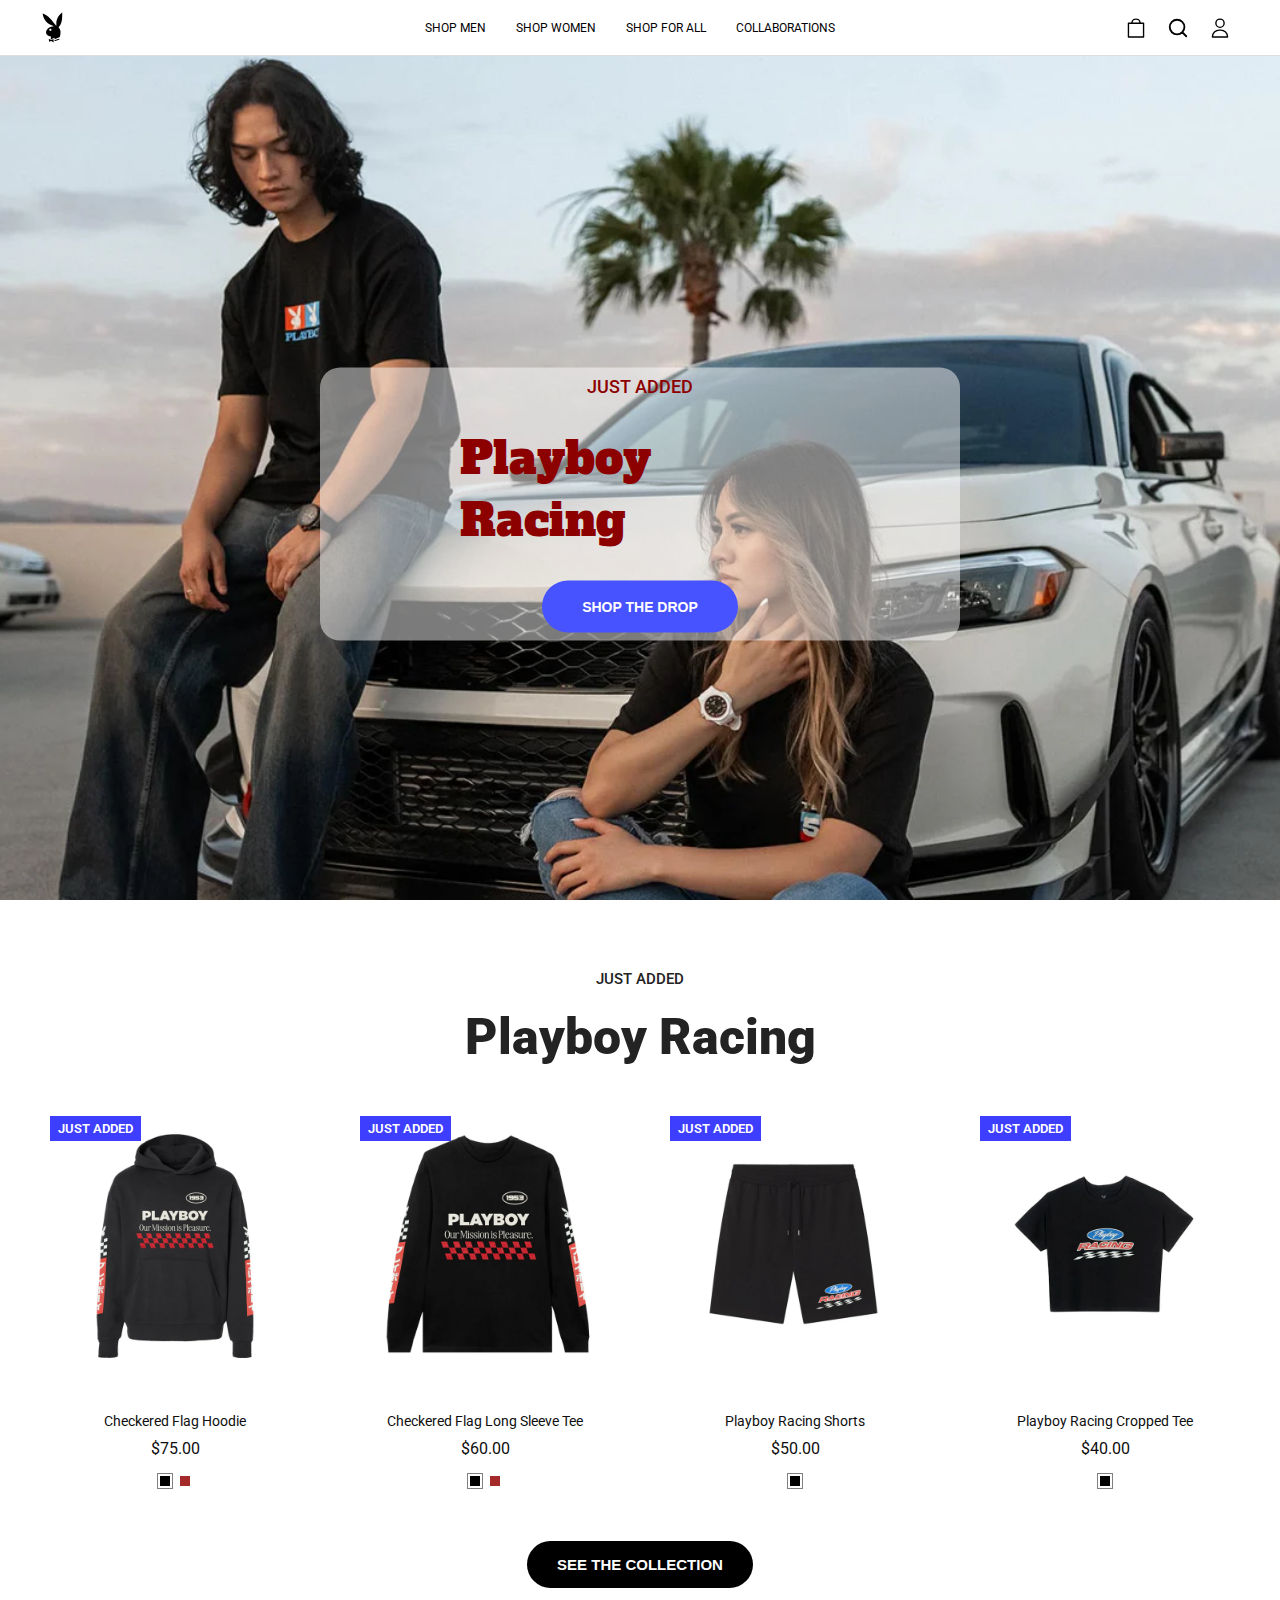
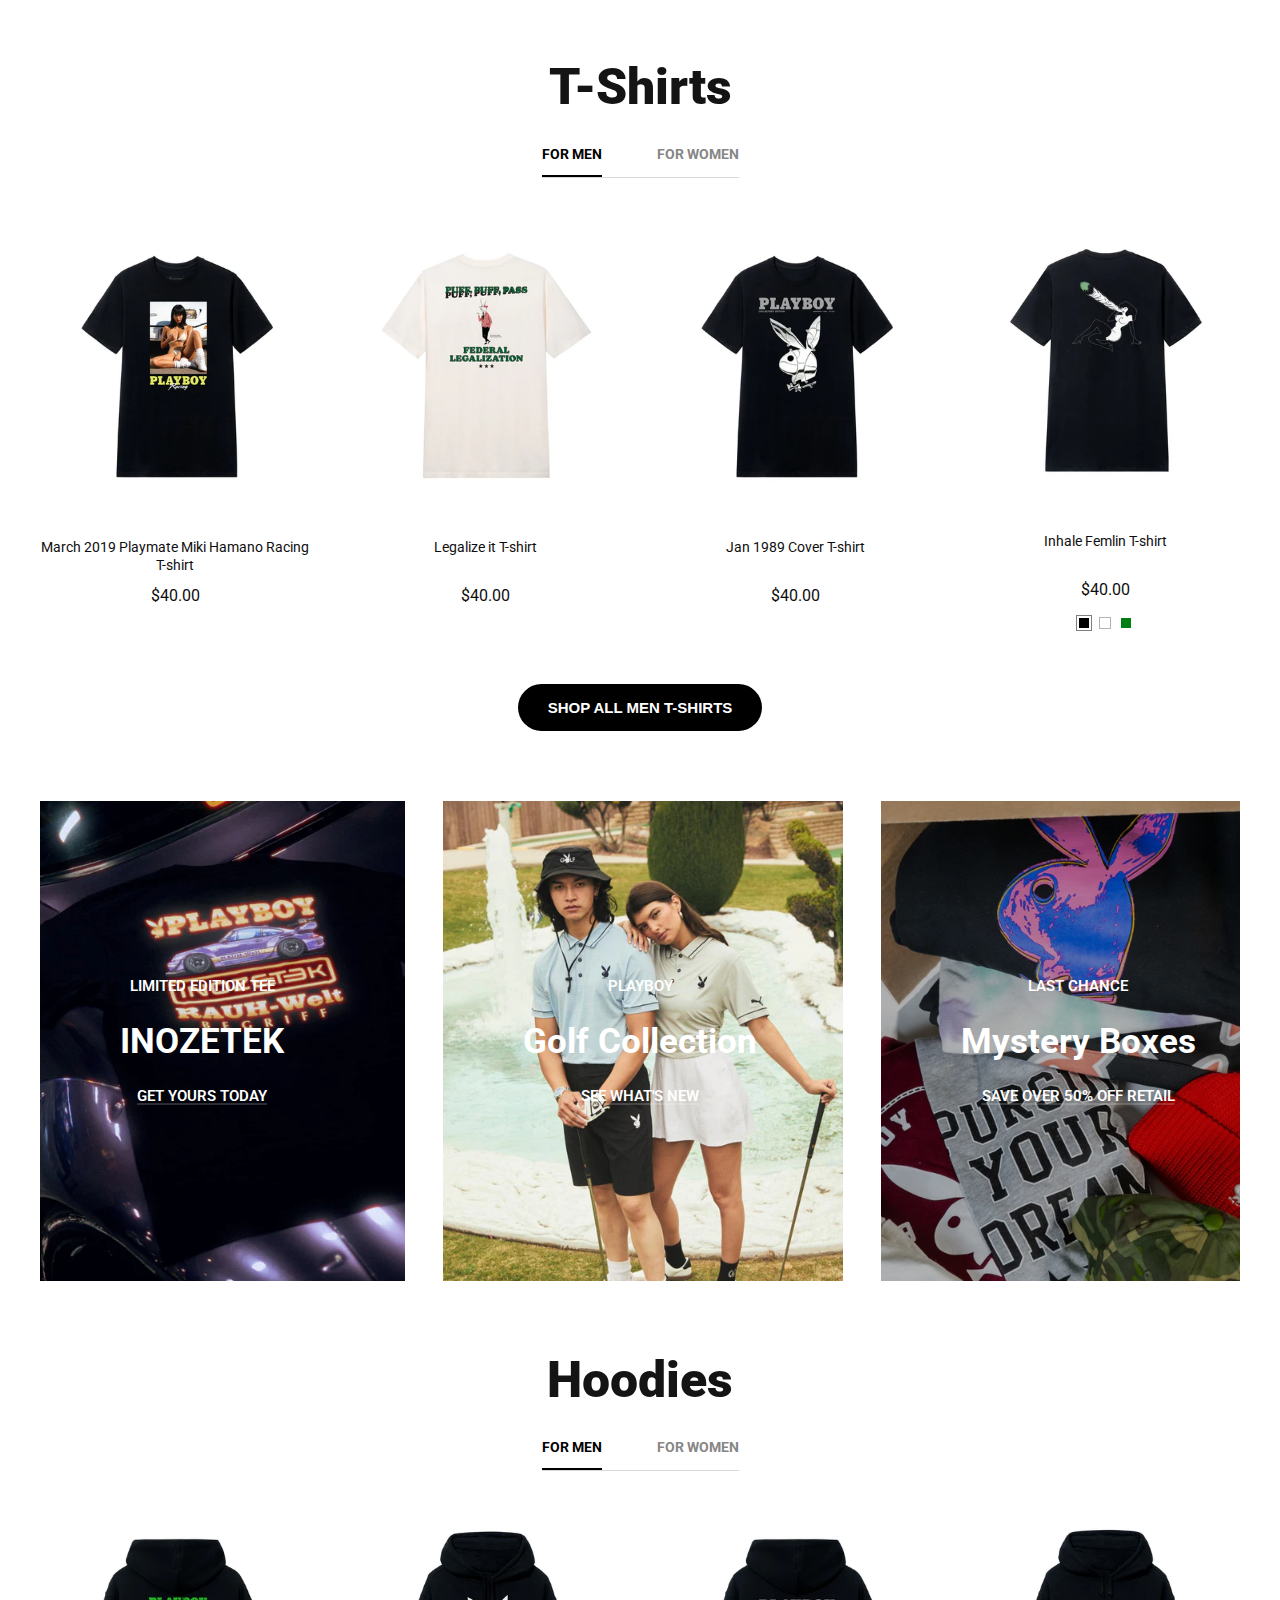
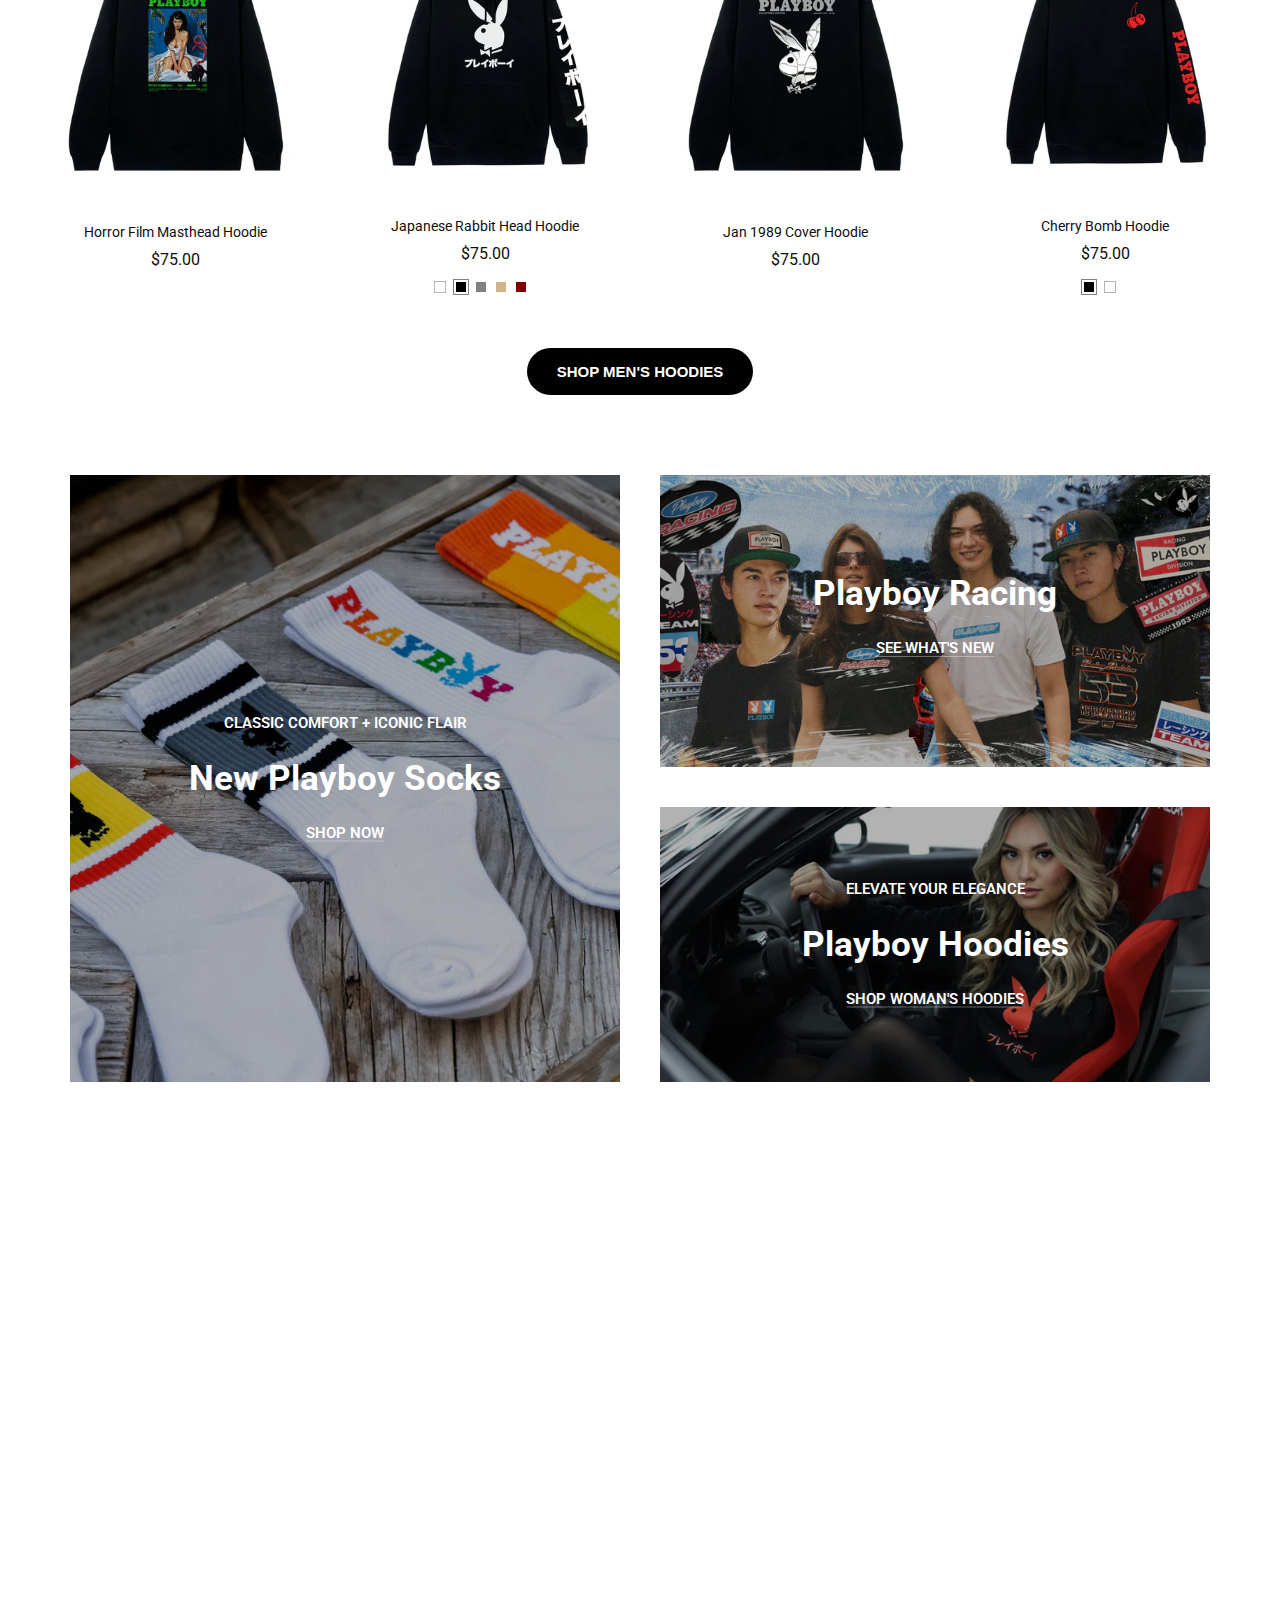
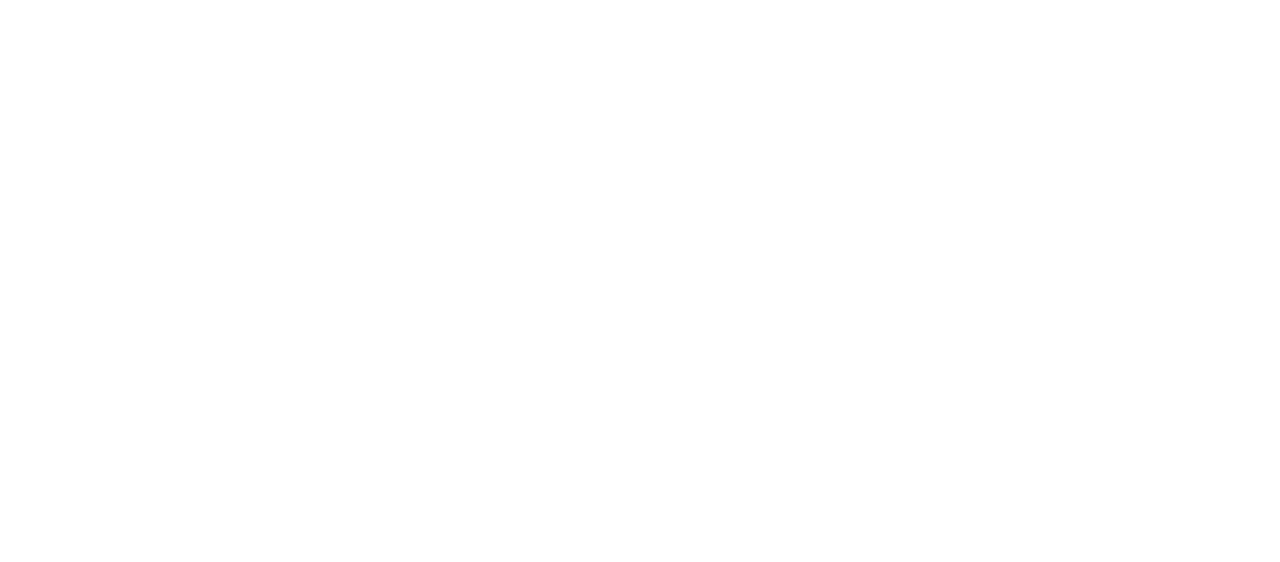
<file: index.html>
<html lang="en">
<head>
  <meta charset="UTF-8">
  <meta name="viewport" content="width=device-width, initial-scale=1.0">
  <title>PlayBoy Shop</title>
  <link rel="preconnect" href="https://fonts.googleapis.com">
  <link rel="preconnect" href="https://fonts.gstatic.com" crossorigin>
  <link href="https://fonts.googleapis.com/css2?family=Roboto:wght@300;400;500;700;900&display=swap" rel="stylesheet">
  <link rel="preconnect" href="https://fonts.googleapis.com">
  <link rel="preconnect" href="https://fonts.gstatic.com" crossorigin>
  <link href="https://fonts.googleapis.com/css2?family=Alfa+Slab+One&display=swap" rel="stylesheet">
  <link rel="stylesheet" href="stylesheets/header.css">
  <link rel="stylesheet" href="stylesheets/general.css">
  <link rel="stylesheet" href="stylesheets/main.css">
</head>
<body>
  
<header class="header">
  <div class="header-logo-container">
    <img class="header-main-logo" src="header-icons/brand-playboy-svgrepo-com.svg" alt="">
    </div>
  <div class="header-menu-container">
    <div class="menu-item">SHOP MEN</div>
    <div class="menu-item">SHOP WOMEN</div>
    <div class="menu-item">SHOP FOR ALL</div>
    <div class="menu-item">COLLABORATIONS</div>
  </div>
  <div class="header-left-icons">
    <img class="header-left-icon" src="header-icons/bag-svgrepo-com.svg" alt="">
    <img class="header-left-icon" src="header-icons/search-alt-svgrepo-com.svg" alt="">
    <img class="header-left-icon" src="header-icons/profile-about-mobile-ui-svgrepo-com.svg" alt="">
  </div>
</header>

<main class="hero-section">
  <img class="hero-section-img" src="hero-section-picture/2160x1080-Playboy_Racing.webp" alt="">

  <div class="overlay">
    <div class="just-added">JUST ADDED</div>
    <div class="playboy-racing">Playboy Racing</div>
    <button class="shop-the-drop">SHOP THE DROP</button>
  </div>
</main>


<section class="shop-section">
  <div class="headlines">
    <div class="just-added2">JUST ADDED</div>
    <div class="playboy-racing2">Playboy Racing</div>
  </div>

<div class="shop-items-container">
  <div class="shop-items">
    <div class="item">
      <div class="item-pic-container">
      <img class="item-pic" src="first-section-items-pics/Checkered-flag---hoodie-Black.webp" alt="">
      <img class="item-pic-hover" src="first-section-items-pics/Checkered-flag---hoodie-Brown.webp" alt="">
      <div class="just-added3">JUST ADDED</div>
      <button class="quick-view">Quick View</button>
      </div>
      <div class="item-title item-title-exeption">Checkered Flag Hoodie</div>
      <div class="item-price">$75.00</div>
      <div class="colors-choice">
        <div class="black-color color"></div>
        <div class="brown-color color"></div>
      </div>
    </div>

    <div class="item">
      <div class="item-pic-container">
      <img class="item-pic" src="first-section-items-pics/Checkered-flag---LS-Black.webp" alt="">
      <img class="item-pic-hover" src="first-section-items-pics/Checkered-flag---LS-Brown.webp" alt="">
      <div class="just-added3">JUST ADDED</div>
      <button class="quick-view">Quick View</button>
      </div>
      <div class="item-title item-title-exeption">Checkered Flag Long Sleeve Tee</div>
      <div class="item-price">$60.00</div>
      <div class="colors-choice">
        <div class="black-color color"></div>
        <div class="brown-color color"></div>
      </div>
    </div>

    <div class="item">
      <div class="item-pic-container">
      <img class="item-pic item-pic1" src="first-section-items-pics/PB-Racing---Shorts.webp" alt="">
      <div class="just-added3">JUST ADDED</div>
      <button class="quick-view">Quick View</button>
      </div>
      <div class="item-title item-title-exeption">Playboy Racing Shorts</div>
      <div class="item-price">$50.00</div>
      <div class="colors-choice">
        <div class="black-color color-exception"></div>
      </div>
    </div>

    <div class="item">
      <div class="item-pic-container">
      <img class="item-pic" src="first-section-items-pics/PB-Racing---Cropped-Tee.webp" alt="">
      <img class="item-pic-hover" src="first-section-items-pics/Playboy_Racing-1500x1500-_0033_DSC00816.webp" alt="">
      <div class="just-added3">JUST ADDED</div>
      <button class="quick-view">Quick View</button>
      </div>
      <div class="item-title item-title-exeption">Playboy Racing Cropped Tee</div>
      <div class="item-price">$40.00</div>
      <div class="colors-choice">
        <div class="black-color color color-exception"></div>
      </div>
    </div>
  </div>
  <button class="collection-button">SEE THE COLLECTION</button>

  <img class="right-arrow" src="hero-section-picture/right-arrow-svgrepo-com.svg" alt="">
</div>

</section>


<section class="shop-section2">

<div class="t-Shirts">T-Shirts</div>

<div class="gender-wrapper">
 <div class="gender">
   <div class="gender-type men">FOR MEN</div>
   <div class="gender-type women">FOR WOMEN</div>
 </div>
</div>


<div class="shop-items-container">
  <div class="shop-items">
    <div class="item">
      <div class="item-pic-container">
      <img class="item-pic" src="second-collection-pics/first-tshirt black.webp" alt="">
      <img class="item-pic-hover" src="second-collection-pics/first-tshirt-hover.webp" alt="">
      
      <button class="quick-view">Quick View</button>
      </div>
      <div class="item-title">March 2019 Playmate Miki Hamano Racing T-shirt</div>
      <div class="item-price">$40.00</div>
      <div class="colors-choice">
        
      </div>
    </div>

    <div class="item">
      <div class="item-pic-container">
      <img class="item-pic" src="second-collection-pics/second-tshirt.webp" alt="">
      <img class="item-pic-hover" src="second-collection-pics/second-tshirt-hover.webp" alt="">
      
      <button class="quick-view">Quick View</button>
      </div>
      <div class="item-title">Legalize it T-shirt</div>
      <div class="item-price">$40.00</div>
      <div class="colors-choice">
        
      </div>
    </div>

    <div class="item">
      <div class="item-pic-container">
      <img class="item-pic item-pic1" src="second-collection-pics/third-tshirt.webp" alt="">
      
      <button class="quick-view">Quick View</button>
      </div>
      <div class="item-title">Jan 1989 Cover T-shirt</div>
      <div class="item-price">$40.00</div>
      <div class="colors-choice">
        
      </div>
    </div>

    <div class="item">
      <div class="item-pic-container">
      <img class="item-pic" src="second-collection-pics/4tshirt.webp" alt="">
      <img class="item-pic-hover" src="second-collection-pics/4tshirt-hover.webp" alt="">
      
      <button class="quick-view">Quick View</button>
      </div>
      <div class="item-title">Inhale Femlin T-shirt</div>
      <div class="item-price">$40.00</div>
      <div class="colors-choice">
        <div class="black-color"></div>
        <div class="white-color"></div>
        <div class="green-color"></div>
      </div>
    </div>
  </div>
  <button class="collection-button">SHOP ALL MEN T-SHIRTS</button>

  <img class="right-arrow" src="hero-section-picture/right-arrow-svgrepo-com.svg" alt="">
</div>
</section>


<section class="pic-grid">
  <div class="grid">
    <div class="image-container">
    <img class="image" src="grid_pics1/1000x1200-playboy-x-inozetek-shirt.webp" alt="">
    <div class="over-image">
      <div class="first-line">LIMITED EDITION TEE</div>
      <div class="second-line">INOZETEK</div>
      <div class="third-line link-style">GET YOURS TODAY</div>
    </div>
    </div>
    <div class="image-container">
    <img class="image" src="grid_pics1/1000x1200-golf.webp">
    <div class="over-image">
      <div class="first-line">PLAYBOY</div>
      <div class="second-line">Golf Collection</div>
      <div class="third-line">SEE WHAT'S NEW</div>
    </div>
    </div>
    <div class="image-container">
    <img class="image image3" src="grid_pics1/1000x1200-mystery-box-spill.webp" alt="">
    <div class="over-image">
      <div class="first-line">LAST CHANCE</div>
      <div class="second-line">Mystery Boxes</div>
      <div class="third-line">SAVE OVER 50% OFF RETAIL</div>
    </div>
    </div>
  </div>
</section>

<section class="shop-section2">

  <div class="t-Shirts">Hoodies</div>
  
  <div class="gender-wrapper">
   <div class="gender">
     <div class="gender-type men">FOR MEN</div>
     <div class="gender-type women">FOR WOMEN</div>
   </div>
  </div>
  
  
  <div class="shop-items-container">
    <div class="shop-items">
      <div class="item">
        <div class="item-pic-container">
        <img class="item-pic" src="third-section-hoodies/PlayboyOllyJeavonsHoodieBack_bb30fb4b-600b-4bb0-9c52-a793ed9332bc.webp" alt="">
        <img class="item-pic-hover" src="third-section-hoodies/first-pic-hover.webp" alt="">
        
        <button class="quick-view">Quick View</button>
        </div>
        <div class="item-title item-title-exeption">Horror Film Masthead Hoodie</div>
        <div class="item-price">$75.00</div>
        <div class="colors-choice">
          
        </div>
      </div>
  
      <div class="item">
        <div class="item-pic-container">
        <img class="item-pic" src="third-section-hoodies/second-image.webp" alt="">
        <img class="item-pic-hover" src="third-section-hoodies/second-pic-hover.webp" alt="">
        
        <button class="quick-view">Quick View</button>
        </div>
        <div class="item-title item-title-exeption">Japanese Rabbit Head Hoodie</div>
        <div class="item-price">$75.00</div>
        <div class="colors-choice">
          <div class="white-color"></div>
          <div class="black-color"></div>
          <div class="gray-color"></div>
          <div class="wtf-color"></div>
          <div class="red-color"></div>
        </div>
      </div>
  
      <div class="item">
        <div class="item-pic-container">
        <img class="item-pic" src="third-section-hoodies/third-pic.webp" alt="">
        <img class="item-pic-hover" src="third-section-hoodies/third-pic-hover.webp" alt="">
        
        <button class="quick-view">Quick View</button>
        </div>
        <div class="item-title item-title-exeption">Jan 1989 Cover Hoodie</div>
        <div class="item-price">$75.00</div>
        <div class="colors-choice">
          
        </div>
      </div>
  
      <div class="item">
        <div class="item-pic-container">
        <img class="item-pic" src="third-section-hoodies/fourth-pic.webp" alt="">
        <img class="item-pic-hover" src="third-section-hoodies/fourth-hover.webp" alt="">
        
        <button class="quick-view">Quick View</button>
        </div>
        <div class="item-title item-title-exeption">Cherry Bomb Hoodie</div>
        <div class="item-price">$75.00</div>
        <div class="colors-choice">
          <div class="black-color"></div>
          <div class="white-color"></div>
        </div>
      </div>
    </div>
    <button class="collection-button">SHOP MEN'S HOODIES</button>
  
    <img class="right-arrow" src="hero-section-picture/right-arrow-svgrepo-com.svg" alt="">
  </div>
  </section>

  <section class="grid-container">
    <div class="grid-wrapper1">
      <img class="grid-pics2-image" src="grid-pics2/1080x1080-socks.webp" alt="">
      <div class="over-image">
        <div class="first-line">CLASSIC COMFORT + ICONIC FLAIR</div>
        <div class="second-line">New Playboy Socks</div>
        <div class="third-line">SHOP NOW</div>
      </div>
    </div>
    <div class="grid-wrapper2">
      <div class="grid-image">
        <img class="grid-pics2-image" src="grid-pics2/1320x700-racing.webp" alt="">
        <div class="over-image">
          <div class="second-line">Playboy Racing</div>
          <div class="third-line">SEE WHAT'S NEW</div>
        </div>
      </div>
      <div class="grid-image">
        <img class="grid-pics2-image" src="grid-pics2/banner-womens-hoodies.webp" alt="">
        <div class="over-image">
          <div class="first-line">ELEVATE YOUR ELEGANCE</div>
          <div class="second-line">Playboy Hoodies</div>
          <div class="third-line">SHOP WOMAN'S HOODIES</div>
        </div>
      </div>
    </div>
  </section>


</body>
</html>
</file>
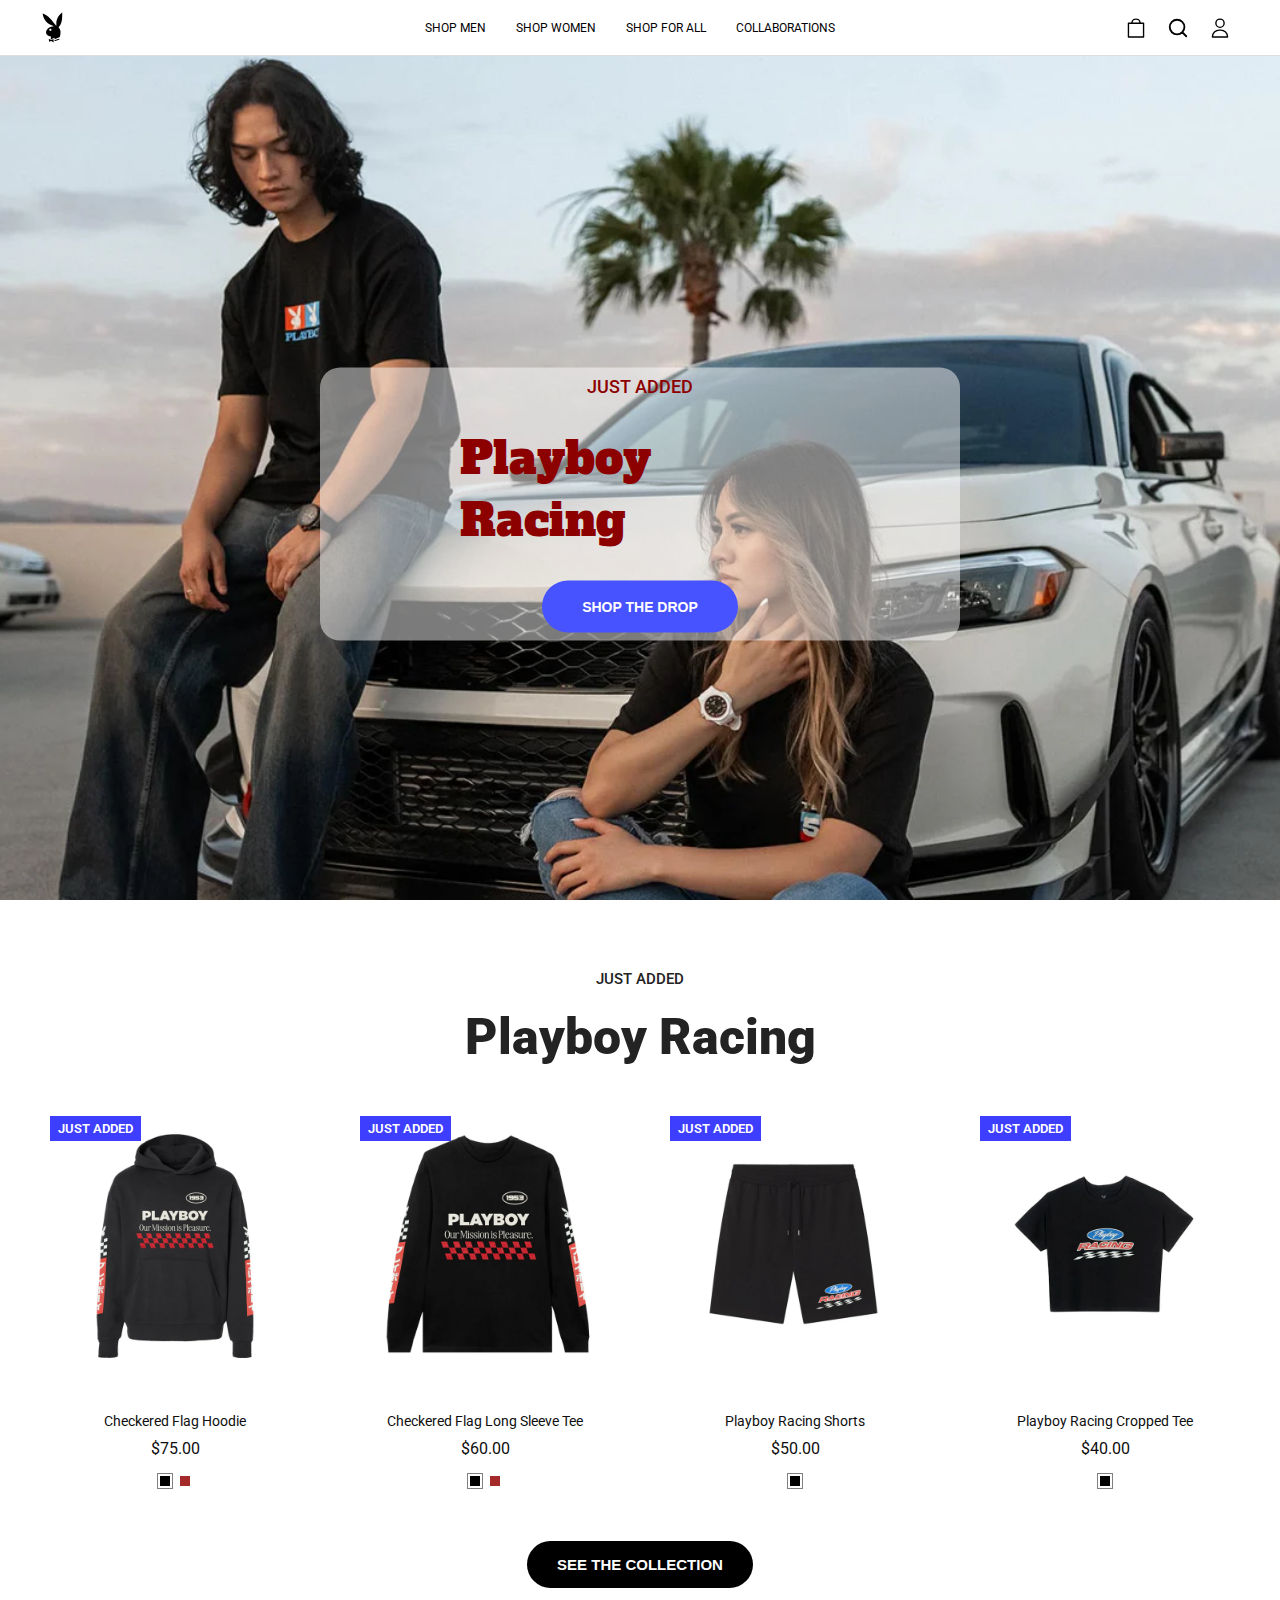
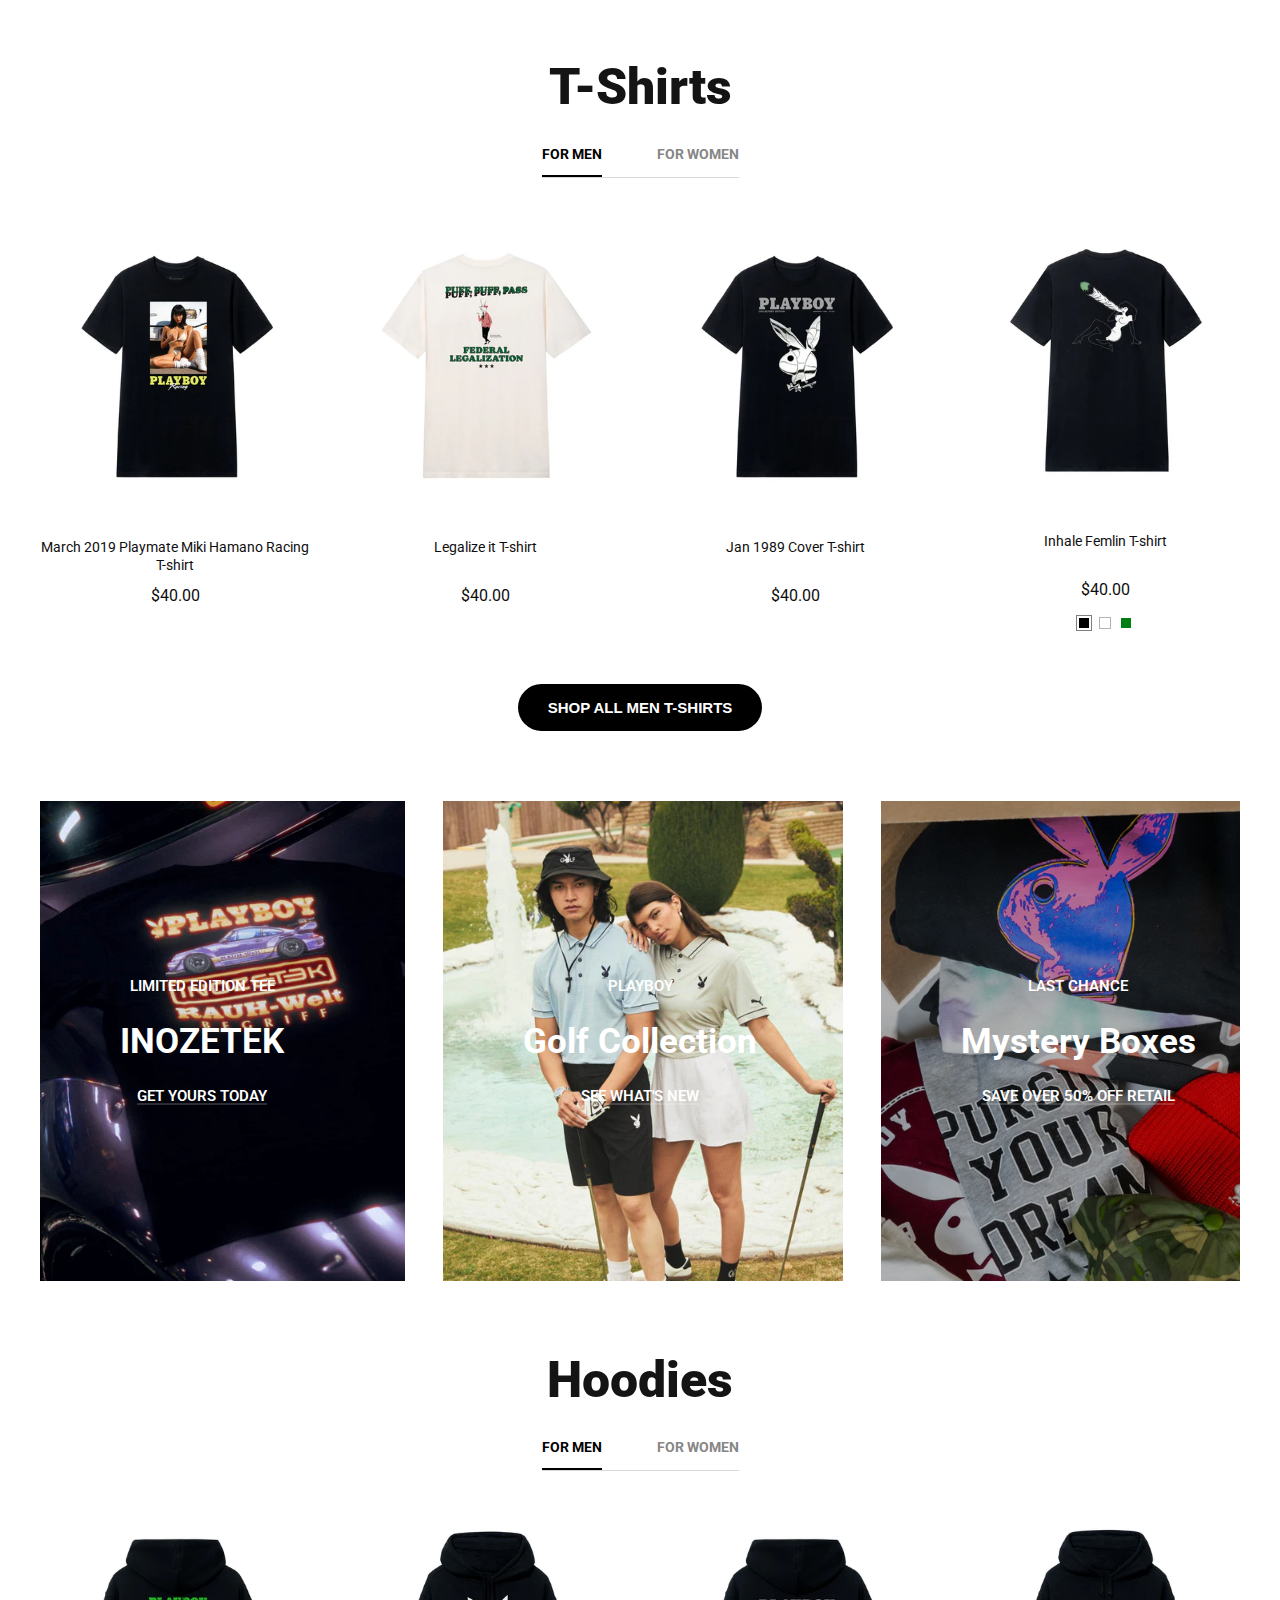
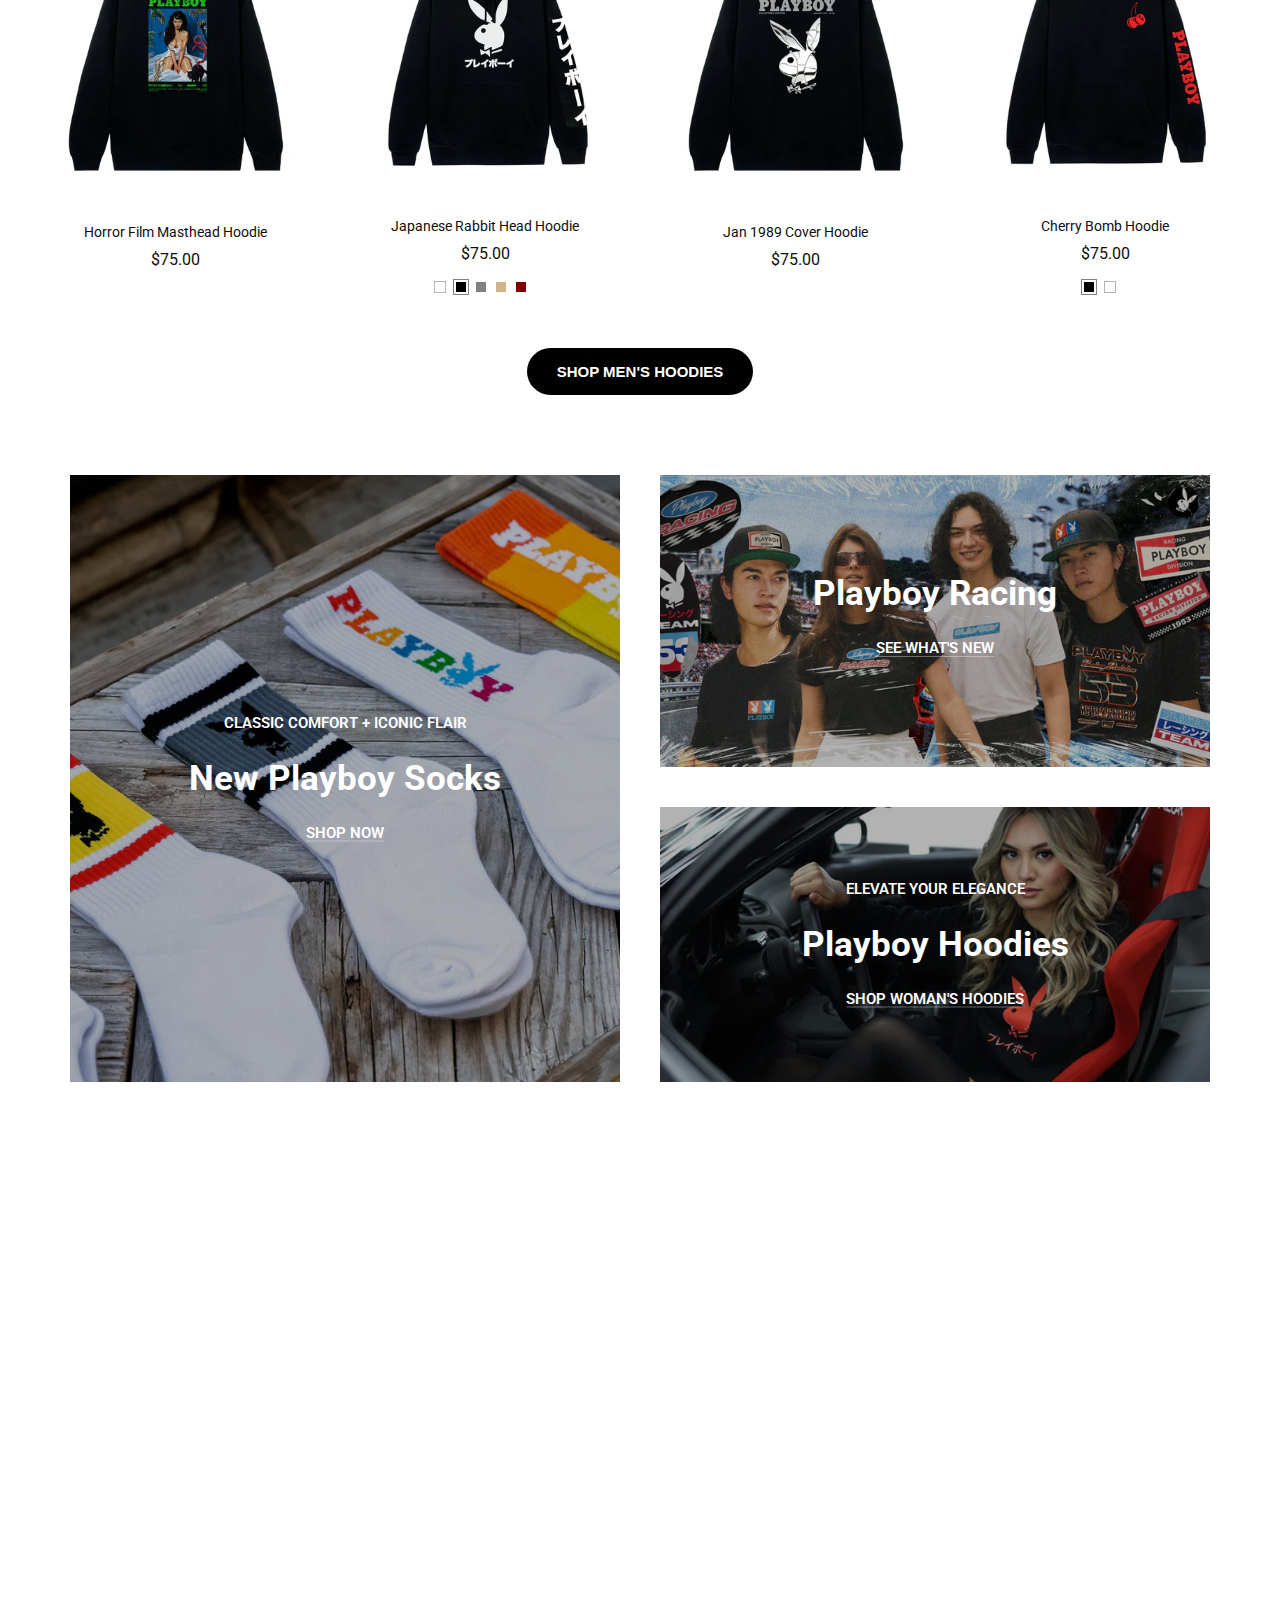
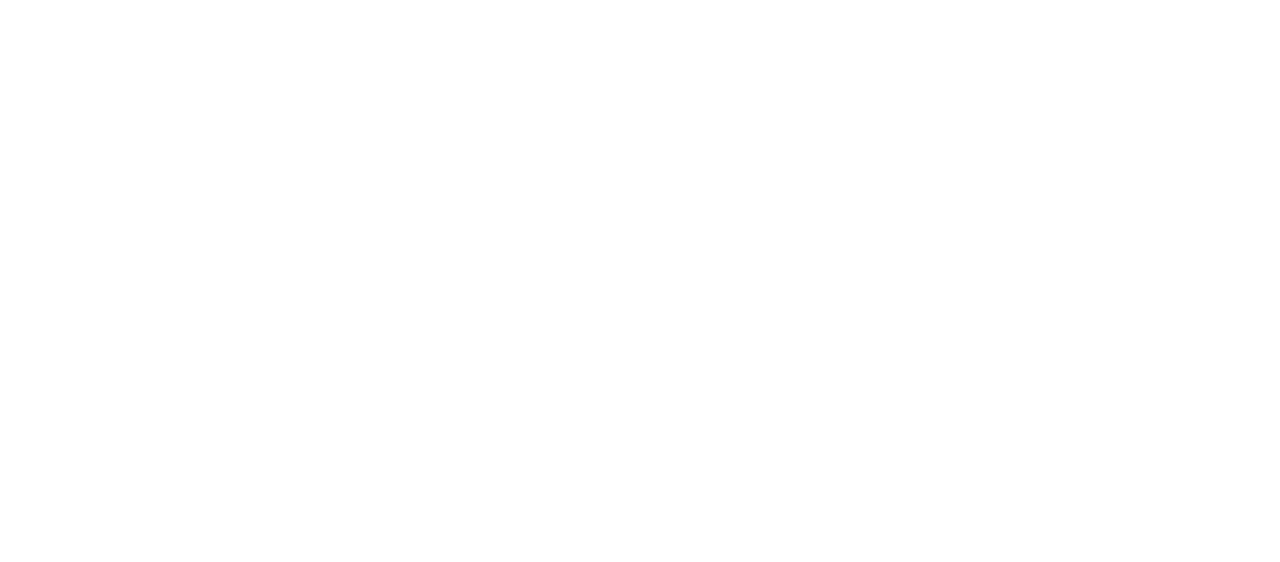
<file: playboy.html>
<html lang="en">
<head>
  <meta charset="UTF-8">
  <meta name="viewport" content="width=device-width, initial-scale=1.0">
  <title>PlayBoy Shop</title>
  <link rel="preconnect" href="https://fonts.googleapis.com">
  <link rel="preconnect" href="https://fonts.gstatic.com" crossorigin>
  <link href="https://fonts.googleapis.com/css2?family=Roboto:wght@300;400;500;700;900&display=swap" rel="stylesheet">
  <link rel="preconnect" href="https://fonts.googleapis.com">
  <link rel="preconnect" href="https://fonts.gstatic.com" crossorigin>
  <link href="https://fonts.googleapis.com/css2?family=Alfa+Slab+One&display=swap" rel="stylesheet">
  <link rel="stylesheet" href="stylesheets/header.css">
  <link rel="stylesheet" href="stylesheets/general.css">
  <link rel="stylesheet" href="stylesheets/main.css">
</head>
<body>
  
<header class="header">
  <div class="header-logo-container">
    <img class="header-main-logo" src="header-icons/brand-playboy-svgrepo-com.svg" alt="">
    </div>
  <div class="header-menu-container">
    <div class="menu-item">SHOP MEN</div>
    <div class="menu-item">SHOP WOMEN</div>
    <div class="menu-item">SHOP FOR ALL</div>
    <div class="menu-item">COLLABORATIONS</div>
  </div>
  <div class="header-left-icons">
    <img class="header-left-icon" src="header-icons/bag-svgrepo-com.svg" alt="">
    <img class="header-left-icon" src="header-icons/search-alt-svgrepo-com.svg" alt="">
    <img class="header-left-icon" src="header-icons/profile-about-mobile-ui-svgrepo-com.svg" alt="">
  </div>
</header>

<main class="hero-section">
  <img class="hero-section-img" src="hero-section-picture/2160x1080-Playboy_Racing.webp" alt="">

  <div class="overlay">
    <div class="just-added">JUST ADDED</div>
    <div class="playboy-racing">Playboy Racing</div>
    <button class="shop-the-drop">SHOP THE DROP</button>
  </div>
</main>


<section class="shop-section">
  <div class="headlines">
    <div class="just-added2">JUST ADDED</div>
    <div class="playboy-racing2">Playboy Racing</div>
  </div>

<div class="shop-items-container">
  <div class="shop-items">
    <div class="item">
      <div class="item-pic-container">
      <img class="item-pic" src="first-section-items-pics/Checkered-flag---hoodie-Black.webp" alt="">
      <img class="item-pic-hover" src="first-section-items-pics/Checkered-flag---hoodie-Brown.webp" alt="">
      <div class="just-added3">JUST ADDED</div>
      <button class="quick-view">Quick View</button>
      </div>
      <div class="item-title item-title-exeption">Checkered Flag Hoodie</div>
      <div class="item-price">$75.00</div>
      <div class="colors-choice">
        <div class="black-color color"></div>
        <div class="brown-color color"></div>
      </div>
    </div>

    <div class="item">
      <div class="item-pic-container">
      <img class="item-pic" src="first-section-items-pics/Checkered-flag---LS-Black.webp" alt="">
      <img class="item-pic-hover" src="first-section-items-pics/Checkered-flag---LS-Brown.webp" alt="">
      <div class="just-added3">JUST ADDED</div>
      <button class="quick-view">Quick View</button>
      </div>
      <div class="item-title item-title-exeption">Checkered Flag Long Sleeve Tee</div>
      <div class="item-price">$60.00</div>
      <div class="colors-choice">
        <div class="black-color color"></div>
        <div class="brown-color color"></div>
      </div>
    </div>

    <div class="item">
      <div class="item-pic-container">
      <img class="item-pic item-pic1" src="first-section-items-pics/PB-Racing---Shorts.webp" alt="">
      <div class="just-added3">JUST ADDED</div>
      <button class="quick-view">Quick View</button>
      </div>
      <div class="item-title item-title-exeption">Playboy Racing Shorts</div>
      <div class="item-price">$50.00</div>
      <div class="colors-choice">
        <div class="black-color color-exception"></div>
      </div>
    </div>

    <div class="item">
      <div class="item-pic-container">
      <img class="item-pic" src="first-section-items-pics/PB-Racing---Cropped-Tee.webp" alt="">
      <img class="item-pic-hover" src="first-section-items-pics/Playboy_Racing-1500x1500-_0033_DSC00816.webp" alt="">
      <div class="just-added3">JUST ADDED</div>
      <button class="quick-view">Quick View</button>
      </div>
      <div class="item-title item-title-exeption">Playboy Racing Cropped Tee</div>
      <div class="item-price">$40.00</div>
      <div class="colors-choice">
        <div class="black-color color color-exception"></div>
      </div>
    </div>
  </div>
  <button class="collection-button">SEE THE COLLECTION</button>

  <img class="right-arrow" src="hero-section-picture/right-arrow-svgrepo-com.svg" alt="">
</div>

</section>


<section class="shop-section2">

<div class="t-Shirts">T-Shirts</div>

<div class="gender-wrapper">
 <div class="gender">
   <div class="gender-type men">FOR MEN</div>
   <div class="gender-type women">FOR WOMEN</div>
 </div>
</div>


<div class="shop-items-container">
  <div class="shop-items">
    <div class="item">
      <div class="item-pic-container">
      <img class="item-pic" src="second-collection-pics/first-tshirt black.webp" alt="">
      <img class="item-pic-hover" src="second-collection-pics/first-tshirt-hover.webp" alt="">
      
      <button class="quick-view">Quick View</button>
      </div>
      <div class="item-title">March 2019 Playmate Miki Hamano Racing T-shirt</div>
      <div class="item-price">$40.00</div>
      <div class="colors-choice">
        
      </div>
    </div>

    <div class="item">
      <div class="item-pic-container">
      <img class="item-pic" src="second-collection-pics/second-tshirt.webp" alt="">
      <img class="item-pic-hover" src="second-collection-pics/second-tshirt-hover.webp" alt="">
      
      <button class="quick-view">Quick View</button>
      </div>
      <div class="item-title">Legalize it T-shirt</div>
      <div class="item-price">$40.00</div>
      <div class="colors-choice">
        
      </div>
    </div>

    <div class="item">
      <div class="item-pic-container">
      <img class="item-pic item-pic1" src="second-collection-pics/third-tshirt.webp" alt="">
      
      <button class="quick-view">Quick View</button>
      </div>
      <div class="item-title">Jan 1989 Cover T-shirt</div>
      <div class="item-price">$40.00</div>
      <div class="colors-choice">
        
      </div>
    </div>

    <div class="item">
      <div class="item-pic-container">
      <img class="item-pic" src="second-collection-pics/4tshirt.webp" alt="">
      <img class="item-pic-hover" src="second-collection-pics/4tshirt-hover.webp" alt="">
      
      <button class="quick-view">Quick View</button>
      </div>
      <div class="item-title">Inhale Femlin T-shirt</div>
      <div class="item-price">$40.00</div>
      <div class="colors-choice">
        <div class="black-color"></div>
        <div class="white-color"></div>
        <div class="green-color"></div>
      </div>
    </div>
  </div>
  <button class="collection-button">SHOP ALL MEN T-SHIRTS</button>

  <img class="right-arrow" src="hero-section-picture/right-arrow-svgrepo-com.svg" alt="">
</div>
</section>


<section class="pic-grid">
  <div class="grid">
    <div class="image-container">
    <img class="image" src="grid_pics1/1000x1200-playboy-x-inozetek-shirt.webp" alt="">
    <div class="over-image">
      <div class="first-line">LIMITED EDITION TEE</div>
      <div class="second-line">INOZETEK</div>
      <div class="third-line link-style">GET YOURS TODAY</div>
    </div>
    </div>
    <div class="image-container">
    <img class="image" src="grid_pics1/1000x1200-golf.webp">
    <div class="over-image">
      <div class="first-line">PLAYBOY</div>
      <div class="second-line">Golf Collection</div>
      <div class="third-line">SEE WHAT'S NEW</div>
    </div>
    </div>
    <div class="image-container">
    <img class="image image3" src="grid_pics1/1000x1200-mystery-box-spill.webp" alt="">
    <div class="over-image">
      <div class="first-line">LAST CHANCE</div>
      <div class="second-line">Mystery Boxes</div>
      <div class="third-line">SAVE OVER 50% OFF RETAIL</div>
    </div>
    </div>
  </div>
</section>

<section class="shop-section2">

  <div class="t-Shirts">Hoodies</div>
  
  <div class="gender-wrapper">
   <div class="gender">
     <div class="gender-type men">FOR MEN</div>
     <div class="gender-type women">FOR WOMEN</div>
   </div>
  </div>
  
  
  <div class="shop-items-container">
    <div class="shop-items">
      <div class="item">
        <div class="item-pic-container">
        <img class="item-pic" src="third-section-hoodies/PlayboyOllyJeavonsHoodieBack_bb30fb4b-600b-4bb0-9c52-a793ed9332bc.webp" alt="">
        <img class="item-pic-hover" src="third-section-hoodies/first-pic-hover.webp" alt="">
        
        <button class="quick-view">Quick View</button>
        </div>
        <div class="item-title item-title-exeption">Horror Film Masthead Hoodie</div>
        <div class="item-price">$75.00</div>
        <div class="colors-choice">
          
        </div>
      </div>
  
      <div class="item">
        <div class="item-pic-container">
        <img class="item-pic" src="third-section-hoodies/second-image.webp" alt="">
        <img class="item-pic-hover" src="third-section-hoodies/second-pic-hover.webp" alt="">
        
        <button class="quick-view">Quick View</button>
        </div>
        <div class="item-title item-title-exeption">Japanese Rabbit Head Hoodie</div>
        <div class="item-price">$75.00</div>
        <div class="colors-choice">
          <div class="white-color"></div>
          <div class="black-color"></div>
          <div class="gray-color"></div>
          <div class="wtf-color"></div>
          <div class="red-color"></div>
        </div>
      </div>
  
      <div class="item">
        <div class="item-pic-container">
        <img class="item-pic" src="third-section-hoodies/third-pic.webp" alt="">
        <img class="item-pic-hover" src="third-section-hoodies/third-pic-hover.webp" alt="">
        
        <button class="quick-view">Quick View</button>
        </div>
        <div class="item-title item-title-exeption">Jan 1989 Cover Hoodie</div>
        <div class="item-price">$75.00</div>
        <div class="colors-choice">
          
        </div>
      </div>
  
      <div class="item">
        <div class="item-pic-container">
        <img class="item-pic" src="third-section-hoodies/fourth-pic.webp" alt="">
        <img class="item-pic-hover" src="third-section-hoodies/fourth-hover.webp" alt="">
        
        <button class="quick-view">Quick View</button>
        </div>
        <div class="item-title item-title-exeption">Cherry Bomb Hoodie</div>
        <div class="item-price">$75.00</div>
        <div class="colors-choice">
          <div class="black-color"></div>
          <div class="white-color"></div>
        </div>
      </div>
    </div>
    <button class="collection-button">SHOP MEN'S HOODIES</button>
  
    <img class="right-arrow" src="hero-section-picture/right-arrow-svgrepo-com.svg" alt="">
  </div>
  </section>

  <section class="grid-container">
    <div class="grid-wrapper1">
      <img class="grid-pics2-image" src="grid-pics2/1080x1080-socks.webp" alt="">
      <div class="over-image">
        <div class="first-line">CLASSIC COMFORT + ICONIC FLAIR</div>
        <div class="second-line">New Playboy Socks</div>
        <div class="third-line">SHOP NOW</div>
      </div>
    </div>
    <div class="grid-wrapper2">
      <div class="grid-image">
        <img class="grid-pics2-image" src="grid-pics2/1320x700-racing.webp" alt="">
        <div class="over-image">
          <div class="second-line">Playboy Racing</div>
          <div class="third-line">SEE WHAT'S NEW</div>
        </div>
      </div>
      <div class="grid-image">
        <img class="grid-pics2-image" src="grid-pics2/banner-womens-hoodies.webp" alt="">
        <div class="over-image">
          <div class="first-line">ELEVATE YOUR ELEGANCE</div>
          <div class="second-line">Playboy Hoodies</div>
          <div class="third-line">SHOP WOMAN'S HOODIES</div>
        </div>
      </div>
    </div>
  </section>


</body>
</html>
</file>
<file: stylesheets/header.css>
.header {
  background-color: white;
  height: 55px;
  position: fixed;
  top: 0;
  right: 0;
  left: 0;
  display: flex;
  align-items: center;
  justify-content: space-between;
  padding: 0 35px;
  z-index: 1000;
  border-bottom: 1px solid rgb(223, 223, 223);
}

.header-main-logo {
  height: 35px;
  width: 35px;
  cursor: pointer;
}

.header-logo-container {
  width: 150px;
}

.header-menu-container {
  display: flex;
  align-items: center;
  justify-content: center;
  flex : 1;
}

.menu-item {
  margin-right: 30px;
  font-size: 12px;
  cursor: pointer;
}

.header-left-icon {
  height: 22px;
  width: 22px;
  margin-left: 20px;
  cursor: pointer;
}

.header-left-icons {
  display: flex;
  align-items: center;
  width: 140px;
}
</file>
<file: stylesheets/general.css>
body {
  padding: 0;
  margin: 0;
  padding-bottom: 1000px;
}

div {
  font-family: Roboto;
  margin: 0;
  padding: 0;
}
</file>
<file: stylesheets/main.css>
.hero-section {
  padding-top: 55px;
  height: calc(100vh - 55px);
  overflow: hidden;
  position: relative;
}

.hero-section-img {
  width: 100%;
  height: 100%;
  object-fit: cover;
  object-position: top;
}

.overlay {
  position: absolute;
  top: 56%;
  left: 50%;
  transform: translate(-50%, -50%);
  display: flex;
  flex-direction: column;
  align-items: center;
  justify-content: center;
  padding: 8px 140px;
  border-radius: 20px;
}

.overlay::before {
  content: '';
  position: absolute;
  top: 0;
  left: 0;
  right: 0;
  bottom: 0;
  background-color: white;
  border-radius: 20px;
  opacity: 0.48;
  z-index: -1; /* Ensure the background is behind the content */
}

.just-added {
  color: rgb(141, 0, 0);
  font-weight: 500;
  font-size: 18px;
}

.playboy-racing {
  font-family: "Alfa Slab One";
  color: rgb(141, 0, 0);
  font-size: 45px;
  margin: 30px 0;
}

.shop-the-drop {
  background-color: rgb(71, 83, 255);
  color: white;
  border: none;
  padding: 18px 40px;
  border-radius: 35px;
  font-weight: 700;
  font-size: 14px;
  cursor: pointer;
  position: relative;
}

.shop-section {
  padding: 70px 50px;
}

.headlines {
  display: flex;
  flex-direction: column;
  align-items: center;
  justify-content: center;
  text-align: center;
}

.just-added2 {
  color: rgb(35, 35, 35);
  font-size: 15px;
  font-weight: 500;
  margin-bottom: 20px;
}

.playboy-racing2 {
  color: rgb(35, 35, 35);
  font-size: 50px;
  font-weight: 900;
}

.item-pic {
  height: 100%;
  width: 100%;
  object-fit: cover;
}

.item {
  display: flex;
  flex-direction: column;
  align-items: center;
  justify-content: center;
  margin: 0 20px;
}

.shop-items-container {
  display: flex;
  flex-direction: column;
  justify-content: center;
  align-items: center;
  position: relative;
  margin-top: 40px;
}

.shop-items {
  display: flex;
  align-items: center;
}

.item-title, .item-price {
  color: rgb(14, 14, 14);
  font-weight: 400;
}

.item-title {
  margin-bottom: 12px;
  font-size: 14px;
  text-align: center;
  min-height: 2.5em; 
  line-height: 1.25em;
}

.item-pic-container {
  position: relative;
  cursor: pointer;
  width: 270px;
  height: 280px;
  margin-bottom: 35px;
  overflow: hidden;
}

.just-added3 {
  position: absolute;
  padding: 5px 8px;
  color: white;
  background-color: rgb(62, 62, 255);
  font-size: 13px;
  font-weight: 600;
  top: 10px;
  left: 10px;
}

.quick-view {
  position: absolute;
  width: 90%;
  border: 1px solid rgb(223, 223, 223);
  padding: 18px 0;
  background-color: white;
  color: rgb(35, 35, 35);
  border-radius: 35px;
  bottom: 10px;
  left: 50%;
  transform: translate(-50%);
  font-size: 15px;
  cursor: pointer;
  visibility: hidden;
  transition: visibility 0.1s;
}

.item-pic-container:hover .quick-view {
  visibility: visible;
}

.black-color {
  height: 10px;
  width: 10px;
  background-color: black;
  position: relative;
  margin-right: 10px;
}

.black-color::before {
  content: "";
  position: absolute;
  display: inline-block;
  top: 50%;
  left: 50%;
  transform: translate(-50%,-50%);
  padding: 7px;
  background-color: white;
  border: 1px solid gray;
  z-index: -1;
}

.brown-color {
  height: 10px;
  width: 10px;
  background-color: brown;
  position: relative;
}

.brown-color::before {
  content: "";
  position: absolute;
  display: inline-block;
  top: 50%;
  left: 50%;
  transform: translate(-50%,-50%);
  padding: 7px;
  background-color: white;
  border: 1px solid gray;
  z-index: -1;
  visibility: hidden;
}

.white-color {
  height: 10px;
  width: 10px;
  background-color: rgb(255, 255, 255);
  position: relative;
  margin-right: 10px;
  border: 1px solid rgb(179, 179, 179);
}

.gray-color {
  height: 10px;
  width: 10px;
  background-color: gray;
  position: relative;
  margin-right: 10px;
}

.wtf-color {
  height: 10px;
  width: 10px;
  background-color: rgb(210, 180, 140);
  position: relative;
  margin-right: 10px;
}

.red-color {
  height: 10px;
  width: 10px;
  background-color: rgb(128, 0, 0);
  position: relative;
  margin-right: 10px;
}

.white-color::before {
  content: "";
  position: absolute;
  display: inline-block;
  top: 50%;
  left: 50%;
  transform: translate(-50%,-50%);
  padding: 7px;
  background-color: white;
  border: 1px solid gray;
  z-index: -1;
  visibility: hidden;
}

.green-color {
  height: 10px;
  width: 10px;
  background-color: rgb(0, 126, 17);
  position: relative;
}

.colors-choice {
  display: flex;
  align-items: center;
  justify-content: center;
  margin-top: 18px;
}

.color-exception {
  margin-right: 0;
}

.collection-button {
  color: white;
  padding: 15px 30px;
  background-color: black;
  border: none;
  border-radius: 25px;
  font-size: 15px;
  font-weight: bold;
  margin-top: 55px;
  cursor: pointer;
}

.right-arrow {
  height: 17px;
  width: 17px;
  position: absolute;
  right: 0;
  top: 30%;
  padding: 20px;
  background-color: white;
  border-radius: 40px;
  border: 1px solid rgb(223, 223, 223);
  visibility: hidden;
  cursor: pointer;
}

.shop-items-container:hover .right-arrow {
  visibility: visible;
}

.item-pic-container img {
  transition: opacity 0.3s ease;
}

.item-pic-hover {
  height: 100%;
  width: 100%;
  object-fit: cover;
}

.item-pic-container .item-pic-hover {
  position: absolute;
  top: 0;
  left: 0;
  opacity: 0;
}

.item-pic-container:hover .item-pic-hover {
  opacity: 1;
}

.item-pic-container:hover .item-pic {
  opacity: 0;
}

.item-pic-container:hover .item-pic1 {
  opacity: 1;
}

.t-shirts {
  color: rgb(20, 20, 20);
  font-size: 50px;
  font-weight: 900;
  text-align: center;
}

.gender-wrapper {
  display: flex;
  align-items: center;
  justify-content: center;
}

.gender {
  display: inline-flex;
  margin-top: 15px;
  padding: 15px 0;
  border-bottom: 1px solid rgb(216, 216, 216);
}

.men {
  margin-right: 55px;
  position: relative;
  font-weight: bold;
  font-size: 14px;
}

.women {
  font-size: 14px;
  font-weight: bold;
  color: rgb(134, 134, 134);
}

.men::after {
  content: "";
  position: absolute;
  border-bottom: 2px solid black;
  bottom: -15px;
  left: 0;
  right: 0;
}

.shop-section2 {
  padding: 0 50px;
}

.pic-grid {
  margin: 70px 40px;
}

.grid {
  display: grid;
  grid-template-columns: 395px 395px 395px;
  column-gap: 43px;
  align-items: center;
  justify-content: center;
  overflow: hidden;
}

.image {
  height: 480px;
  object-fit: cover;
  transition: transform 0.3s ease;
}

.image3 {
  filter: brightness(0.7);
}

.image-container {
  position: relative;
  cursor: pointer;
}

.image-container:hover .image {
  transform: scale(1.02);
}

.over-image {
  position: absolute;
  display: flex;
  flex-direction: column;
  align-items: center;
  flex-wrap: nowrap;
  top: 50%;
  left: 50%;
  transform: translate(-50%, -50%);
  line-height: 55px;
  pointer-events: none; /* Prevent the over-image from interfering with hover */
}

.over-image div {
  color: rgb(255, 255, 255);
}


.first-line {
  font-size: 14.5px;
  font-weight: 600;
}

.second-line {
  font-size: 35px;
  font-weight: bold;
  text-wrap: nowrap;
}

.third-line {
  font-size: 14.5px;
  font-weight: 600;
  position: relative;
}

.third-line::after {
  content: '';
  position: absolute;
  left: 0;
  right: 0;
  top: 64%;
  border-bottom: 1px solid white;
  opacity: 0.35;
  transition: opacity 0.3s;
}

.image-container:hover .third-line::after {
  opacity: 1;
}

.item-title-exeption {
  margin-bottom: 18px;
  min-height: 0; 
  line-height: 0;
}

.grid-container {
  margin: 80px 50px;
  display: grid;
  grid-template-columns: 550px 550px;
  column-gap: 40px;
  align-items: center;
  justify-content: center;
}



.grid-pics2-image {
  width: 100%;
  height: 100%;
  object-fit: cover;
  filter: brightness(0.7);
  transition: transform 0.3s ease;
}

.grid-wrapper2 {
  display: grid;
  overflow: hidden;
  row-gap: 40px;
}

.grid-wrapper1 {
  overflow: hidden;
}

.grid-image, .grid-wrapper1 {
  position: relative;
  cursor: pointer;
}

.grid-image:hover .third-line::after, .grid-wrapper1:hover .third-line::after {
  opacity: 1;
}

.grid-image:hover .grid-pics2-image, .grid-wrapper1:hover .grid-pics2-image {
  transform: scale(1.02);
}
</file>
